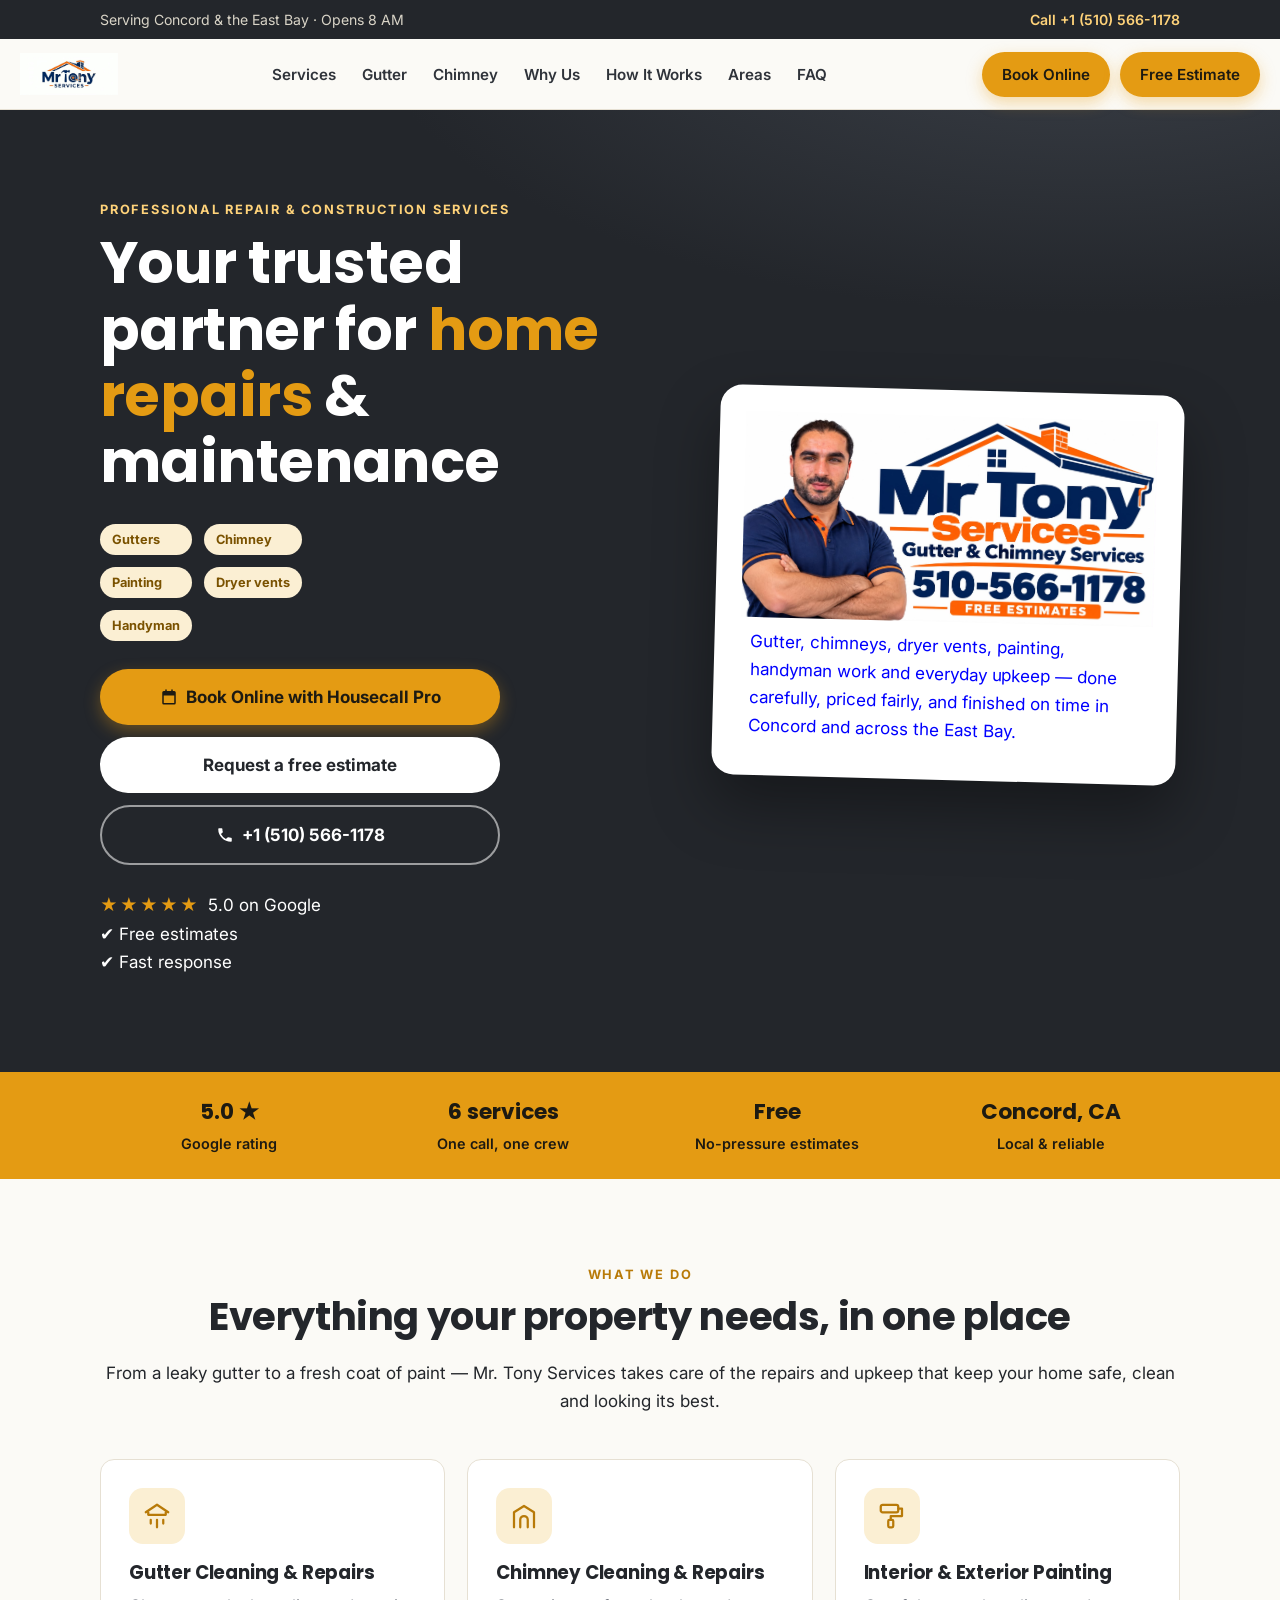
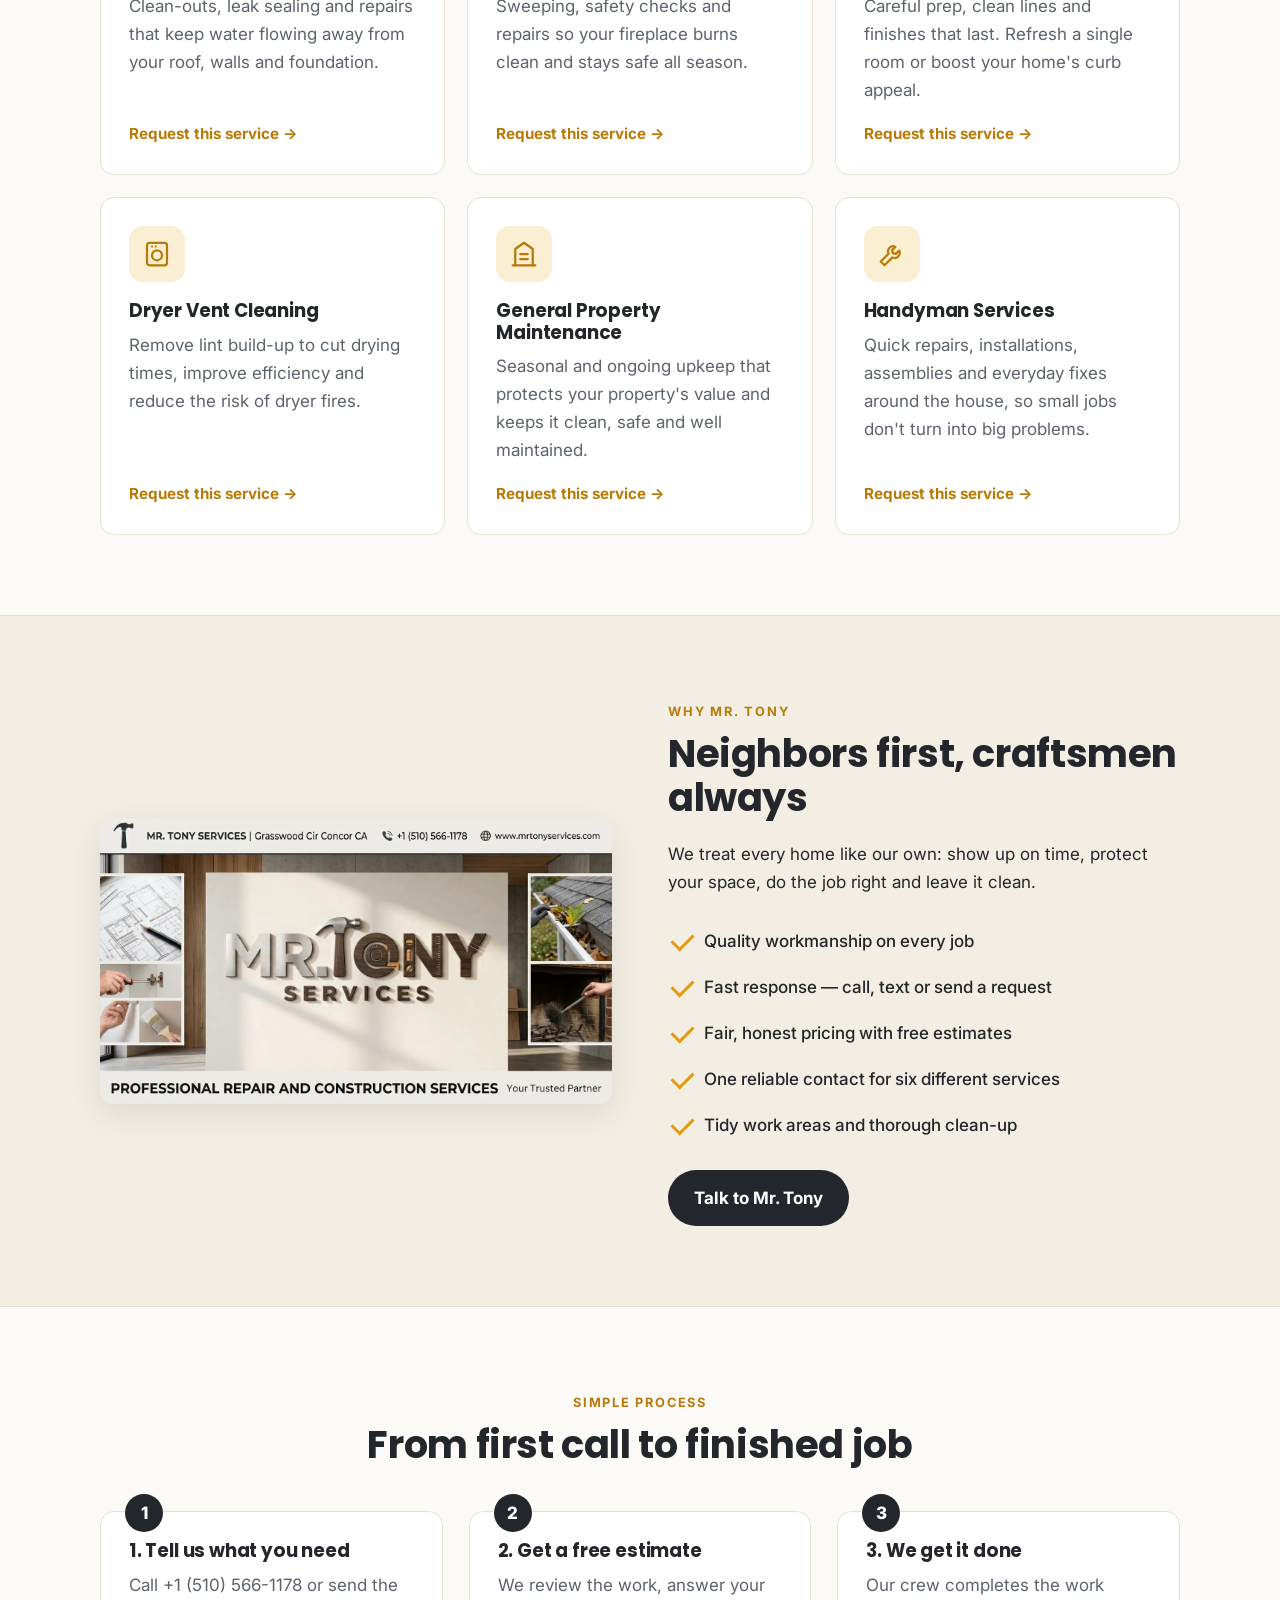
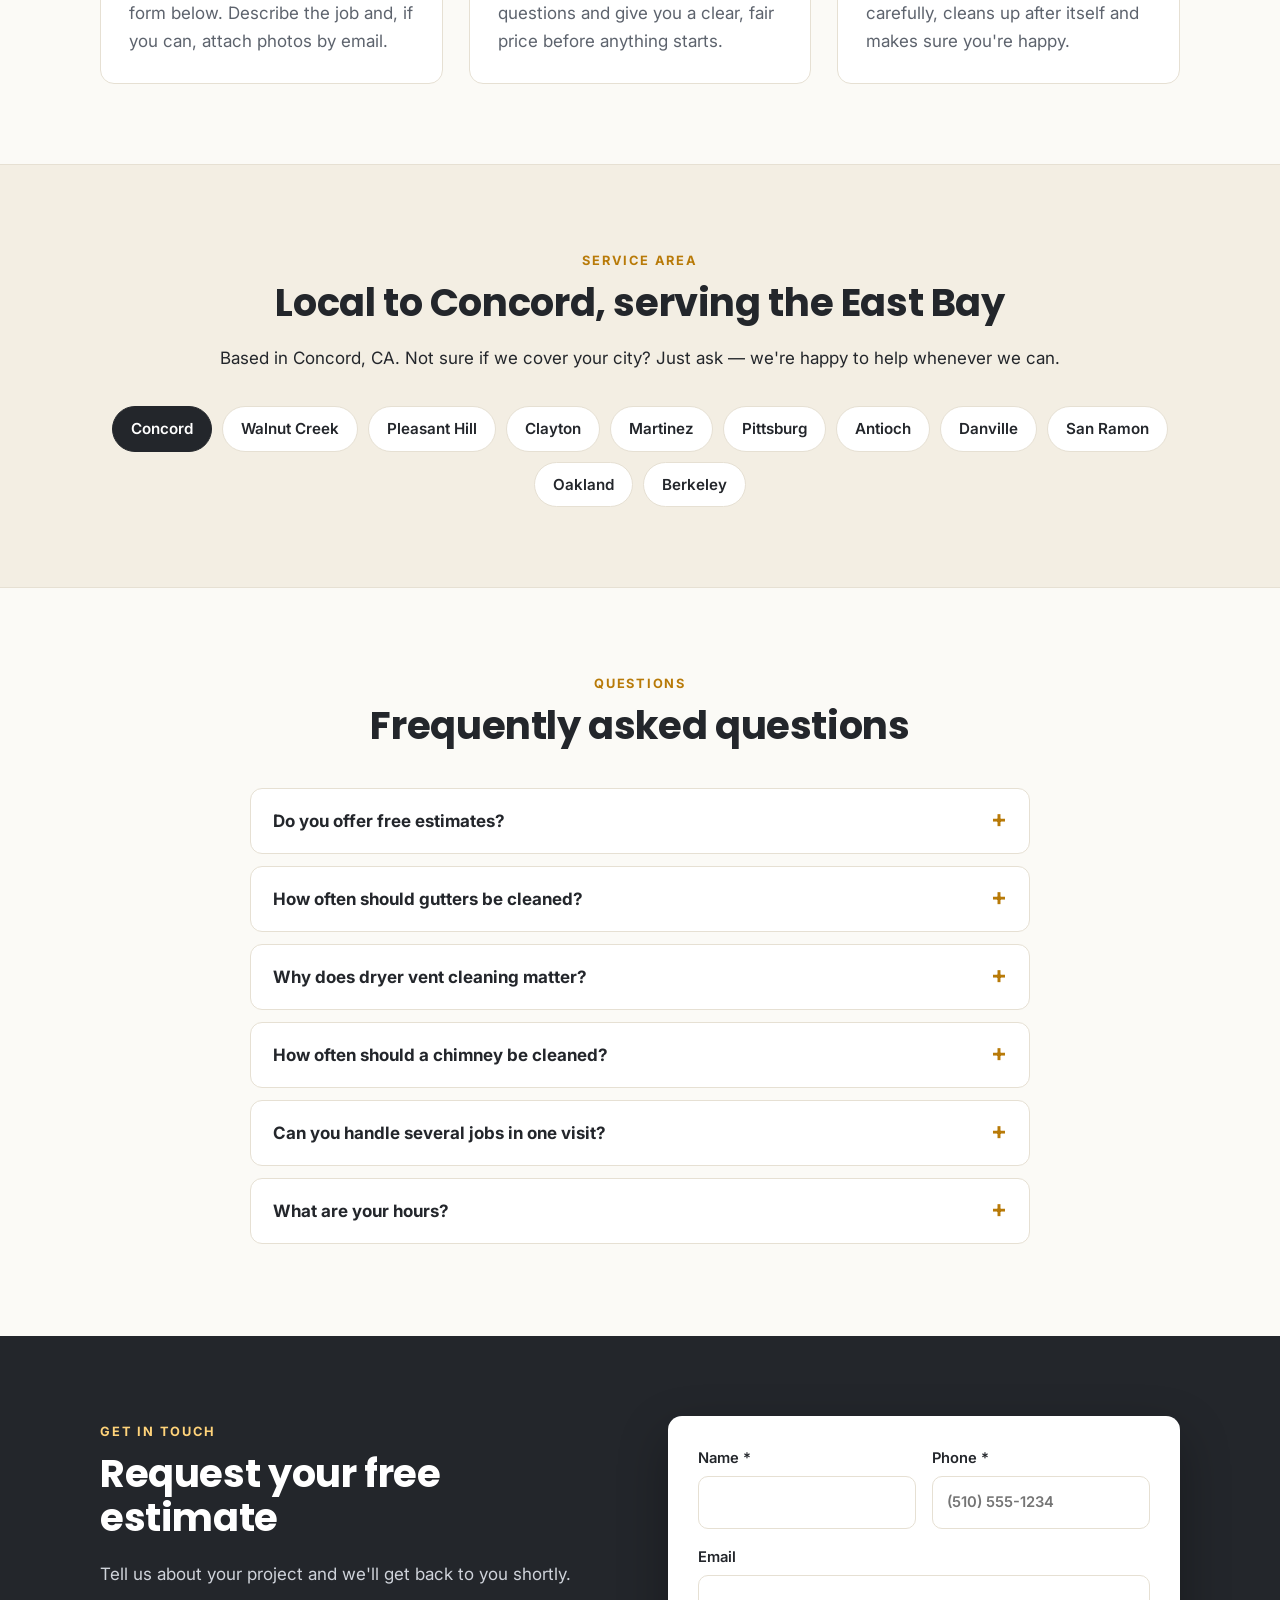
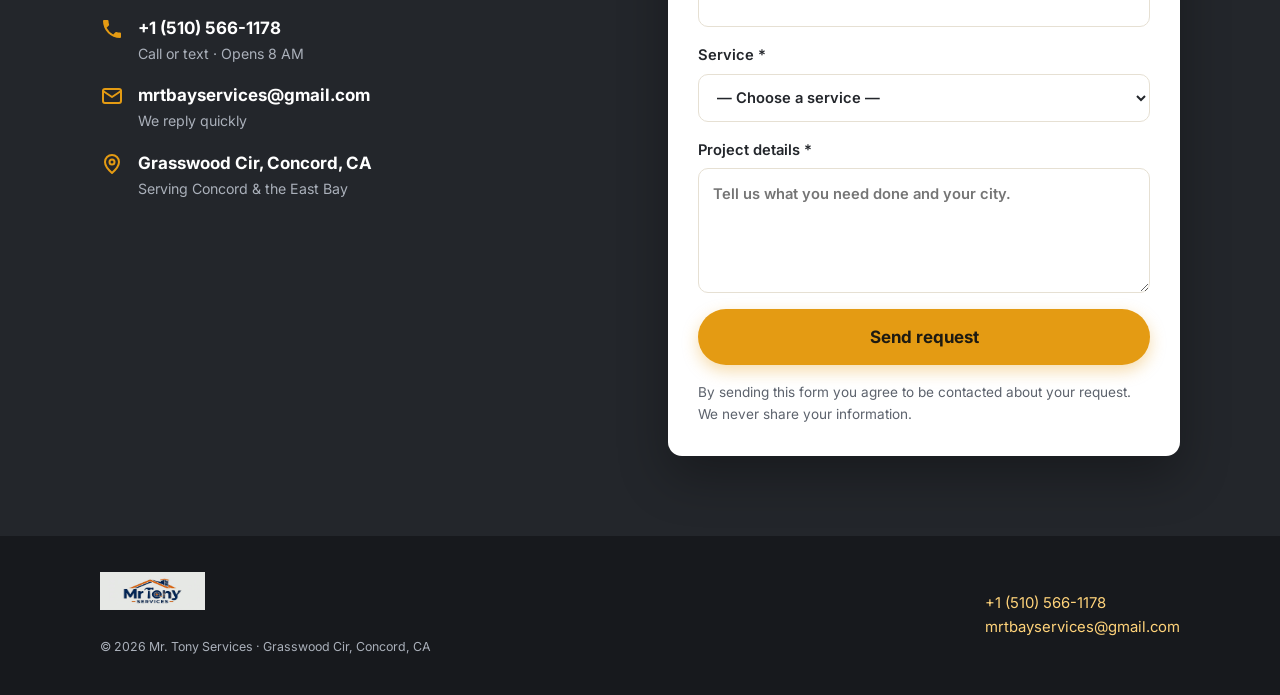
<file: index.html>
<!DOCTYPE html>
<html lang="en">
<head>
<meta charset="utf-8">
<meta name="viewport" content="width=device-width, initial-scale=1">
<title>Mr. Tony Services | Chimney &amp; Gutter Cleaning in Concord, CA</title>
<meta name="description" content="Mr. Tony Services in Concord, CA — handyman services, interior &amp; exterior painting, gutter cleaning &amp; repairs, dryer vent cleaning, chimney cleaning &amp; repairs, and general property maintenance. Free estimates. Call +1 (510) 566-1178.">
<link rel="canonical" href="https://mrtonyservices.com/">
<link rel="icon" type="image/png" href="images/favicon-dam.png">
<meta name="robots" content="index, follow, max-image-preview:large">
<meta name="theme-color" content="#23262b">
<meta property="og:type" content="website">
<meta property="og:title" content="Mr. Tony Services — Professional Repair &amp; Construction Services">
<meta property="og:description" content="Handyman, painting, gutters, dryer vents, chimneys and property maintenance in Concord &amp; the East Bay. Free estimates.">
<meta property="og:image" content="https://mrtonyservices.com/images/banner.webp">
<meta property="og:url" content="https://mrtonyservices.com/">
<meta property="og:site_name" content="Mr. Tony Services">
<meta property="og:locale" content="en_US">
<meta property="og:image:alt" content="Mr. Tony Services — professional repair and construction services in Concord, CA">
<meta name="twitter:card" content="summary_large_image">
<meta name="twitter:title" content="Mr. Tony Services — Home Repairs &amp; Maintenance in Concord, CA">
<meta name="twitter:image" content="https://mrtonyservices.com/images/banner.webp">
<link rel="preconnect" href="https://fonts.googleapis.com">
<link rel="preconnect" href="https://fonts.gstatic.com" crossorigin>
<link href="https://fonts.googleapis.com/css2?family=Inter:wght@400;500;600;700&family=Poppins:wght@600;700;800&display=swap" rel="stylesheet">
<link rel="alternate" type="text/markdown" href="/markdown/gutter.md">
<link rel="alternate" type="text/markdown" href="/markdown/chimney.md">
<link rel="stylesheet" href="css/style.css">
<script type="application/ld+json">
{
  "@context": "https://schema.org",
  "@type": "HomeAndConstructionBusiness",
  "@id": "https://mrtonyservices.com/#business",
  "name": "Mr. Tony Services",
  "url": "https://mrtonyservices.com/",
  "image": "https://mrtonyservices.com/images/banner.webp",
  "logo": "https://mrtonyservices.com/images/logo.webp",
  "description": "Handyman, interior and exterior painting, gutter cleaning and repairs, dryer vent cleaning, chimney cleaning and repairs, and general property maintenance in Concord, CA and the East Bay.",
  "telephone": "+1-510-566-1178",
  "email": "mrtbayservices@gmail.com",
  "priceRange": "Free estimates",
  "address": {"@type":"PostalAddress","streetAddress":"Grasswood Cir","addressLocality":"Concord","addressRegion":"CA","addressCountry":"US"},
  "areaServed": [
    {"@type":"City","name":"Concord"},{"@type":"City","name":"Walnut Creek"},{"@type":"City","name":"Pleasant Hill"},
    {"@type":"City","name":"Clayton"},{"@type":"City","name":"Martinez"},{"@type":"City","name":"Pittsburg"},
    {"@type":"City","name":"Antioch"},{"@type":"City","name":"Danville"},{"@type":"City","name":"San Ramon"},
    {"@type":"City","name":"Oakland"},{"@type":"City","name":"Berkeley"}
  ],
  "hasOfferCatalog": {
    "@type": "OfferCatalog",
    "name": "Services",
    "itemListElement": [
      {"@type":"Offer","itemOffered":{"@type":"Service","name":"Handyman Services"}},
      {"@type":"Offer","itemOffered":{"@type":"Service","name":"Interior & Exterior Painting"}},
      {"@type":"Offer","itemOffered":{"@type":"Service","name":"Gutter Cleaning & Repairs"}},
      {"@type":"Offer","itemOffered":{"@type":"Service","name":"Dryer Vent Cleaning"}},
      {"@type":"Offer","itemOffered":{"@type":"Service","name":"Chimney Cleaning & Repairs"}},
      {"@type":"Offer","itemOffered":{"@type":"Service","name":"General Property Maintenance"}}
    ]
  }
}
</script>
<script type="application/ld+json">
{
  "@context": "https://schema.org",
  "@type": "FAQPage",
  "mainEntity": [
    {"@type":"Question","name":"Do you offer free estimates?","acceptedAnswer":{"@type":"Answer","text":"Yes. Estimates are free and come with no pressure. Call or send a request and we'll get back to you promptly."}},
    {"@type":"Question","name":"How often should gutters be cleaned?","acceptedAnswer":{"@type":"Answer","text":"Most homes benefit from a cleaning at least twice a year — typically late fall and spring. Homes near many trees may need it more often."}},
    {"@type":"Question","name":"Why does dryer vent cleaning matter?","acceptedAnswer":{"@type":"Answer","text":"Lint trapped in the vent makes your dryer work harder, lengthens drying times and is a common cause of house fires. A regular cleaning keeps it efficient and safer."}},
    {"@type":"Question","name":"How often should a chimney be cleaned?","acceptedAnswer":{"@type":"Answer","text":"If you use your fireplace regularly, an annual cleaning and safety check is a good rule of thumb. We can also repair damage we find along the way."}},
    {"@type":"Question","name":"Can you handle several jobs in one visit?","acceptedAnswer":{"@type":"Answer","text":"Absolutely. That's the benefit of one team for six services — for example, gutters, painting touch-ups and small repairs in a single visit."}},
    {"@type":"Question","name":"What are your hours?","acceptedAnswer":{"@type":"Answer","text":"We open at 8 AM. Call or text any time and we'll respond as soon as we're available."}}
  ]
}
</script>
<!-- Google tag (gtag.js) -->
<script async src="https://www.googletagmanager.com/gtag/js?id=G-68P25SF2Y1"></script>
<script>
  window.dataLayer = window.dataLayer || [];
  function gtag(){dataLayer.push(arguments);}
  gtag('js', new Date());

  gtag('config', 'G-68P25SF2Y1');
</script>
</head>
<body>

<div id="site-header"></div>
<main id="top">

<!-- HERO -->
<section class="hero"><div class="wrap">
  <div>
    <span class="eyebrow" style="color:#ffd37a">Professional repair &amp; construction services</span>
    <h1>Your trusted partner for <span>home repairs</span> &amp; maintenance</h1>
      <div class="tags">
        <a class="tag" href="/gutter/">Gutters</a>
        <a class="tag" href="/chimney/">Chimney</a>
        <span class="tag">Painting</span>
        <span class="tag">Dryer vents</span>
        <span class="tag">Handyman</span>
      </div>
    <div class="cta">
      <div class="btns">
        <a class="book-online btn" target="_blank" href="https://book.housecallpro.com/book/Mr-Tony-services/86409e274b2e4090aeaadeff83b5ecfa?v2=true">
          <svg viewBox="0 0 24 24" fill="currentColor"><path d="M7 2h2v2h6V2h2v2h2a2 2 0 0 1 2 2v14a2 2 0 0 1-2 2H5a2 2 0 0 1-2-2V6a2 2 0 0 1 2-2h2V2zm12 8H5v10h14V10z"/></svg>
          Book Online with Housecall Pro</a>
      </div>
        <a class="btn light" href="#contact">Request a free estimate</a>
        <a class="btn ghost" href="tel:+15105661178">
        <svg viewBox="0 0 24 24" fill="currentColor"><path d="M6.6 10.8a15.1 15.1 0 0 0 6.6 6.6l2.2-2.2a1 1 0 0 1 1-.25 11.4 11.4 0 0 0 3.6.57 1 1 0 0 1 1 1V20a1 1 0 0 1-1 1A17 17 0 0 1 3 4a1 1 0 0 1 1-1h3.5a1 1 0 0 1 1 1c0 1.25.2 2.45.57 3.58a1 1 0 0 1-.25 1z"/></svg>
        +1 (510) 566-1178
      </a>
    </div>
    <div class="badges">
      <div><span class="stars">★★★★★</span> 5.0 on Google</div>
      <div>✔ Free estimates</div>
      <div>✔ Fast response</div>
    </div>
  </div>
  <div class="hero-card">
    <img src="images/logoT.jpeg" alt="Mr. Tony Services — hammer, tape measure, level and paintbrush logo" width="928" height="337" fetchpriority="high" decoding="async">
        <p class="lead"> Gutter, chimneys, dryer vents, painting, handyman work and everyday upkeep — done carefully, priced fairly, and finished on time in Concord and across the East Bay.</p>
  </div>
</div></section>

<div class="strip"><div class="wrap">
  <div><b>5.0 ★</b><span>Google rating</span></div>
  <div><b>6 services</b><span>One call, one crew</span></div>
  <div><b>Free</b><span>No-pressure estimates</span></div>
  <div><b>Concord, CA</b><span>Local &amp; reliable</span></div>
</div></div>

<!-- SERVICES -->
<section id="services"><div class="wrap">
  <div class="center reveal">
    <span class="eyebrow">What we do</span>
    <h2>Everything your property needs, in one place</h2>
    <p class="lead">From a leaky gutter to a fresh coat of paint — Mr. Tony Services takes care of the repairs and upkeep that keep your home safe, clean and looking its best.</p>
  </div>
  <div class="grid">
    <article class="card reveal">
      <div class="icon"><svg viewBox="0 0 24 24" fill="none" stroke="currentColor" stroke-width="1.8" stroke-linecap="round" stroke-linejoin="round"><path d="M3 9l9-6 9 6"/><path d="M5 9v2h14V9"/><path d="M7 15v3M12 15v6M17 15v3"/></svg></div>
      <h3>Gutter Cleaning &amp; Repairs</h3>
      <p>Clean-outs, leak sealing and repairs that keep water flowing away from your roof, walls and foundation.</p>
      <a class="more" href="/gutter/" data-service="Gutter Cleaning & Repairs">Request this service →</a>
    </article>
    <article class="card reveal">
      <div class="icon"><svg viewBox="0 0 24 24" fill="none" stroke="currentColor" stroke-width="1.8" stroke-linecap="round" stroke-linejoin="round"><path d="M4 21V9l8-5 8 5v12"/><path d="M9 21v-6a3 3 0 0 1 6 0v6"/></svg></div>
      <h3>Chimney Cleaning &amp; Repairs</h3>
      <p>Sweeping, safety checks and repairs so your fireplace burns clean and stays safe all season.</p>
      <a class="more" href="/chimney/" data-service="Chimney Cleaning & Repairs">Request this service →</a>
    </article>
    <article class="card reveal">
      <div class="icon"><svg viewBox="0 0 24 24" fill="none" stroke="currentColor" stroke-width="1.8" stroke-linecap="round" stroke-linejoin="round"><rect x="3" y="3" width="14" height="6" rx="1.5"/><path d="M17 6h3v6h-9v3"/><rect x="9" y="15" width="4" height="6" rx="1"/></svg></div>
      <h3>Interior &amp; Exterior Painting</h3>
      <p>Careful prep, clean lines and finishes that last. Refresh a single room or boost your home's curb appeal.</p>
      <a class="more" href="#contact" data-service="Interior & Exterior Painting">Request this service →</a>
    </article>
    <article class="card reveal">
      <div class="icon"><svg viewBox="0 0 24 24" fill="none" stroke="currentColor" stroke-width="1.8" stroke-linecap="round" stroke-linejoin="round"><rect x="4" y="3" width="16" height="18" rx="2"/><circle cx="12" cy="13" r="4"/><path d="M8 6h.01M11 6h.01"/></svg></div>
      <h3>Dryer Vent Cleaning</h3>
      <p>Remove lint build-up to cut drying times, improve efficiency and reduce the risk of dryer fires.</p>
      <a class="more" href="#contact" data-service="Dryer Vent Cleaning">Request this service →</a>
    </article>
    <article class="card reveal">
      <div class="icon"><svg viewBox="0 0 24 24" fill="none" stroke="currentColor" stroke-width="1.8" stroke-linecap="round" stroke-linejoin="round"><path d="M3 21h18"/><path d="M5 21V8l7-5 7 5v13"/><path d="M9 12h6M9 16h6"/></svg></div>
      <h3>General Property Maintenance</h3>
      <p>Seasonal and ongoing upkeep that protects your property's value and keeps it clean, safe and well maintained.</p>
      <a class="more" href="#contact" data-service="General Property Maintenance">Request this service →</a>
    </article>
        <article class="card reveal">
      <div class="icon"><svg viewBox="0 0 24 24" fill="none" stroke="currentColor" stroke-width="1.8" stroke-linecap="round" stroke-linejoin="round"><path d="M14.7 6.3a4 4 0 0 0-5.4 5.4L3 18l3 3 6.3-6.3a4 4 0 0 0 5.4-5.4l-2.6 2.6-2.4-.6-.6-2.4z"/></svg></div>
      <h3>Handyman Services</h3>
      <p>Quick repairs, installations, assemblies and everyday fixes around the house, so small jobs don't turn into big problems.</p>
      <a class="more" href="#contact" data-service="Handyman Services">Request this service →</a>
    </article>
  </div>
</div></section>

<!-- WHY US -->
<section id="why" class="band"><div class="wrap split">
  <img class="banner-img reveal" src="images/banner.webp" alt="Mr. Tony Services — professional repair and construction services" width="1376" height="768" loading="lazy">
  <div class="reveal">
    <span class="eyebrow">Why Mr. Tony</span>
    <h2>Neighbors first, craftsmen always</h2>
    <p class="lead">We treat every home like our own: show up on time, protect your space, do the job right and leave it clean.</p>
    <ul class="check">
      <li>Quality workmanship on every job</li>
      <li>Fast response — call, text or send a request</li>
      <li>Fair, honest pricing with free estimates</li>
      <li>One reliable contact for six different services</li>
      <li>Tidy work areas and thorough clean-up</li>
    </ul>
    <a class="btn dark" href="#contact">Talk to Mr. Tony</a>
  </div>
</div></section>

<!-- PROCESS -->
<section id="process"><div class="wrap">
  <div class="center reveal">
    <span class="eyebrow">Simple process</span>
    <h2>From first call to finished job</h2>
  </div>
  <div class="steps">
    <div class="step reveal"><h3>1. Tell us what you need</h3><p>Call +1 (510) 566-1178 or send the form below. Describe the job and, if you can, attach photos by email.</p></div>
    <div class="step reveal"><h3>2. Get a free estimate</h3><p>We review the work, answer your questions and give you a clear, fair price before anything starts.</p></div>
    <div class="step reveal"><h3>3. We get it done</h3><p>Our crew completes the work carefully, cleans up after itself and makes sure you're happy.</p></div>
  </div>
</div></section>

<!-- AREAS -->
<section id="areas" class="band"><div class="wrap">
  <div class="center reveal">
    <span class="eyebrow">Service area</span>
    <h2>Local to Concord, serving the East Bay</h2>
    <p class="lead">Based in Concord, CA. Not sure if we cover your city? Just ask — we're happy to help whenever we can.</p>
  </div>
  <div class="areas reveal">
    <span class="home">Concord</span><span>Walnut Creek</span><span>Pleasant Hill</span><span>Clayton</span><span>Martinez</span><span>Pittsburg</span><span>Antioch</span><span>Danville</span><span>San Ramon</span><span>Oakland</span><span>Berkeley</span>
  </div>
</div></section>

<!-- FAQ -->
<section id="faq"><div class="wrap">
  <div class="center reveal">
    <span class="eyebrow">Questions</span>
    <h2>Frequently asked questions</h2>
  </div>
  <div class="faq reveal">
    <details><summary>Do you offer free estimates?</summary><p>Yes. Estimates are free and come with no pressure. Call or send a request and we'll get back to you promptly.</p></details>
    <details><summary>How often should gutters be cleaned?</summary><p>Most homes benefit from a cleaning at least twice a year — typically late fall and spring. Homes near many trees may need it more often.</p></details>
    <details><summary>Why does dryer vent cleaning matter?</summary><p>Lint trapped in the vent makes your dryer work harder, lengthens drying times and is a common cause of house fires. A regular cleaning keeps it efficient and safer.</p></details>
    <details><summary>How often should a chimney be cleaned?</summary><p>If you use your fireplace regularly, an annual cleaning and safety check is a good rule of thumb. We can also repair damage we find along the way.</p></details>
    <details><summary>Can you handle several jobs in one visit?</summary><p>Absolutely. That's the benefit of one team for six services — for example, gutters, painting touch-ups and small repairs in a single visit.</p></details>
    <details><summary>What are your hours?</summary><p>We open at 8 AM. Call or text any time and we'll respond as soon as we're available.</p></details>
  </div>
</div></section>

<!-- CONTACT -->
<section id="contact" class="contact"><div class="wrap split">
  <div>
    <span class="eyebrow" style="color:#ffd37a">Get in touch</span>
    <h2>Request your free estimate</h2>
    <p class="lead">Tell us about your project and we'll get back to you shortly.</p>
    <ul class="info">
      <li>
        <svg viewBox="0 0 24 24" fill="currentColor"><path d="M6.6 10.8a15.1 15.1 0 0 0 6.6 6.6l2.2-2.2a1 1 0 0 1 1-.25 11.4 11.4 0 0 0 3.6.57 1 1 0 0 1 1 1V20a1 1 0 0 1-1 1A17 17 0 0 1 3 4a1 1 0 0 1 1-1h3.5a1 1 0 0 1 1 1c0 1.25.2 2.45.57 3.58a1 1 0 0 1-.25 1z"/></svg>
        <div><a href="tel:+15105661178">+1 (510) 566-1178</a><small>Call or text · Opens 8 AM</small></div>
      </li>
      <li>
        <svg viewBox="0 0 24 24" fill="none" stroke="currentColor" stroke-width="2" stroke-linecap="round" stroke-linejoin="round"><rect x="3" y="5" width="18" height="14" rx="2"/><path d="m3 7 9 6 9-6"/></svg>
        <div><a href="mailto:mrtbayservices@gmail.com">mrtbayservices@gmail.com</a><small>We reply quickly</small></div>
      </li>
      <li>
        <svg viewBox="0 0 24 24" fill="none" stroke="currentColor" stroke-width="2" stroke-linecap="round" stroke-linejoin="round"><path d="M12 21s7-6.2 7-11a7 7 0 1 0-14 0c0 4.8 7 11 7 11z"/><circle cx="12" cy="10" r="2.5"/></svg>
        <div><b>Grasswood Cir, Concord, CA</b><small>Serving Concord &amp; the East Bay</small></div>
      </li>
    </ul>
  </div>

  <form id="estimate" name="estimate" method="POST" action="/" data-netlify="true" netlify-honeypot="company" novalidate>
    <input type="hidden" name="form-name" value="estimate">
    <p class="hp"><label>Don't fill this out <input name="company" tabindex="-1" autocomplete="off"></label></p>
    <div class="row">
      <label>Name *<input name="name" required autocomplete="name"></label>
      <label>Phone *<input name="phone" type="tel" required autocomplete="tel"></label>
    </div>
    <label>Email<input name="email" type="email" autocomplete="email"></label>
    <label>Service *
      <select name="service" id="service" required>
        <option value="">— Choose a service —</option>
        <option>Gutter Cleaning &amp; Repairs</option>
        <option>Dryer Vent Cleaning</option>
        <option>Interior &amp; Exterior Painting</option>
        <option>Handyman Services</option>
        <option>Chimney Cleaning &amp; Repairs</option>
        <option>General Property Maintenance</option>
      </select>
    </label>
    <label>Project details *<textarea name="message" rows="4" required placeholder="Tell us what you need done and your city."></textarea></label>
    <button class="btn" type="submit">Send request</button>
    <div class="msg" id="msg" role="status" aria-live="polite"></div>
    <p class="note">By sending this form you agree to be contacted about your request. We never share your information.</p>
  </form>
</div></section>

</main>
<div id="site-footer"></div>

<script src="js/main.js" defer></script>
</body>
</html>
</file>
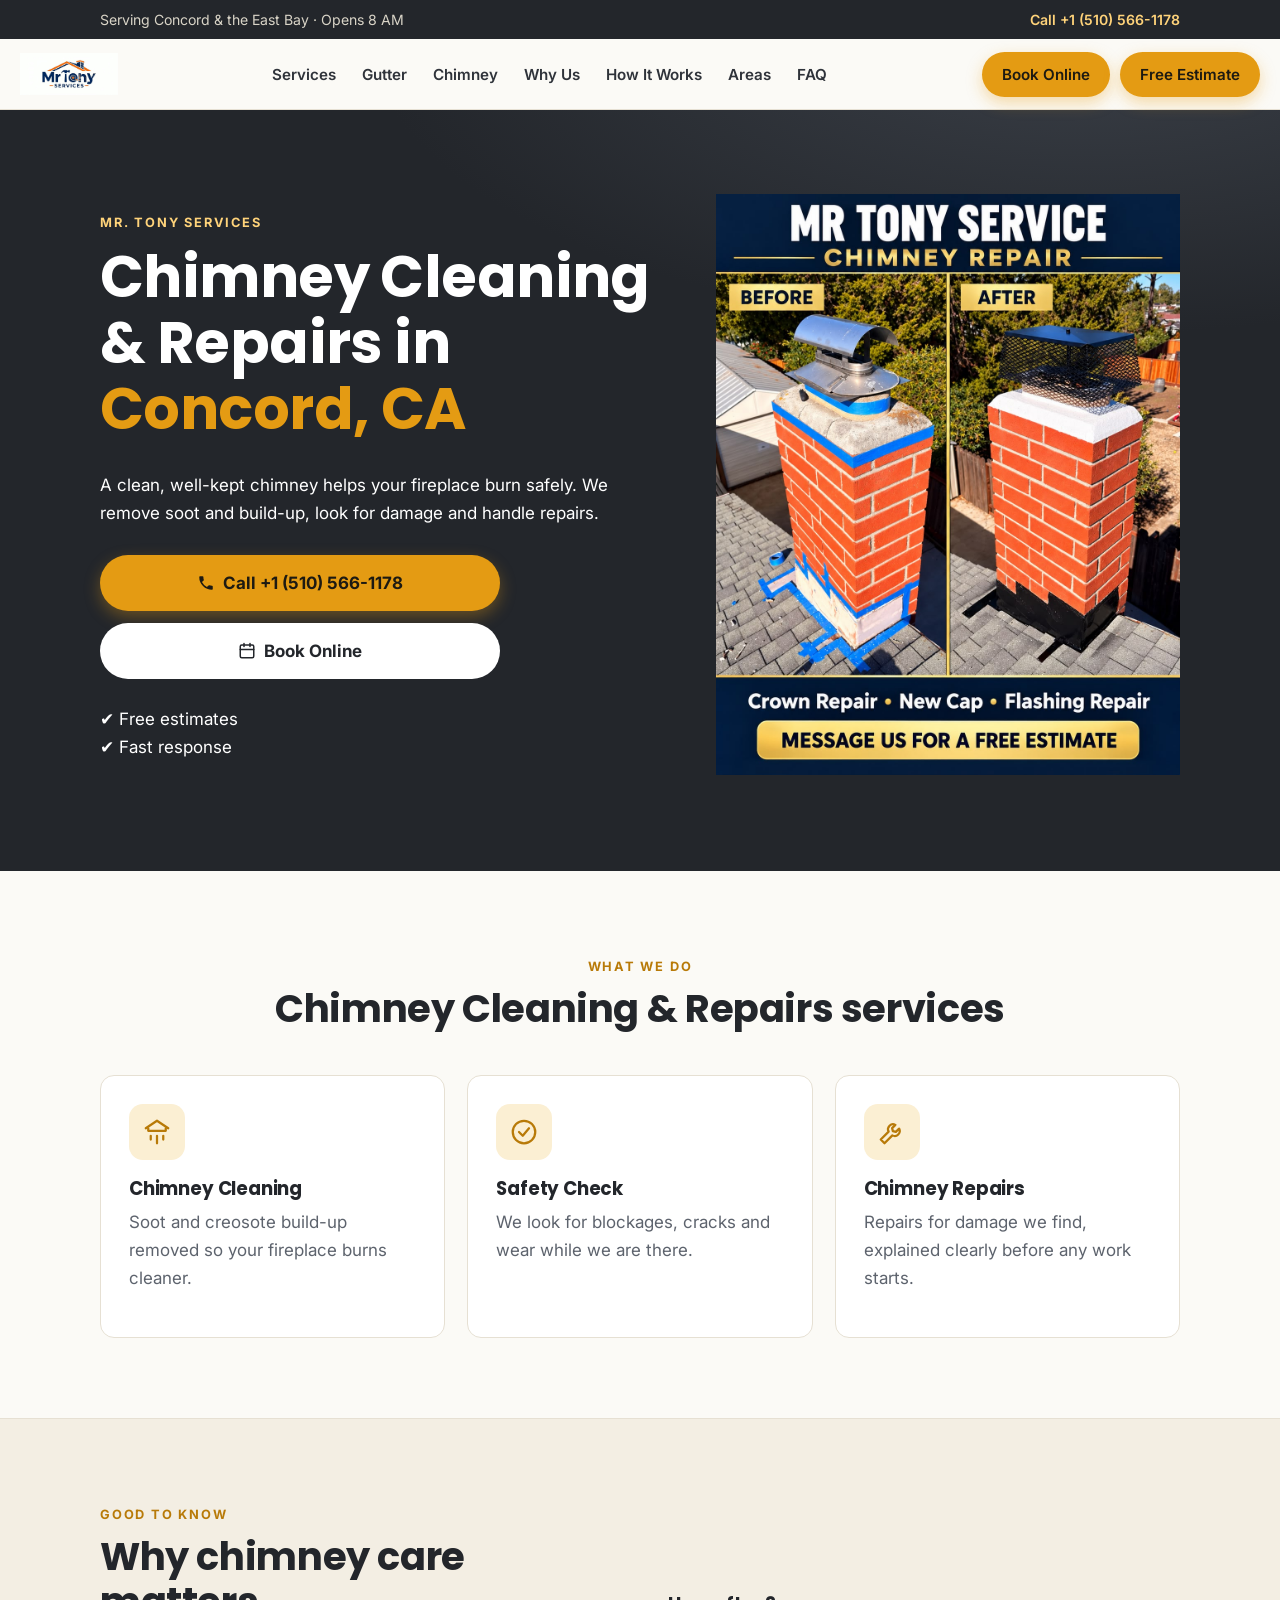
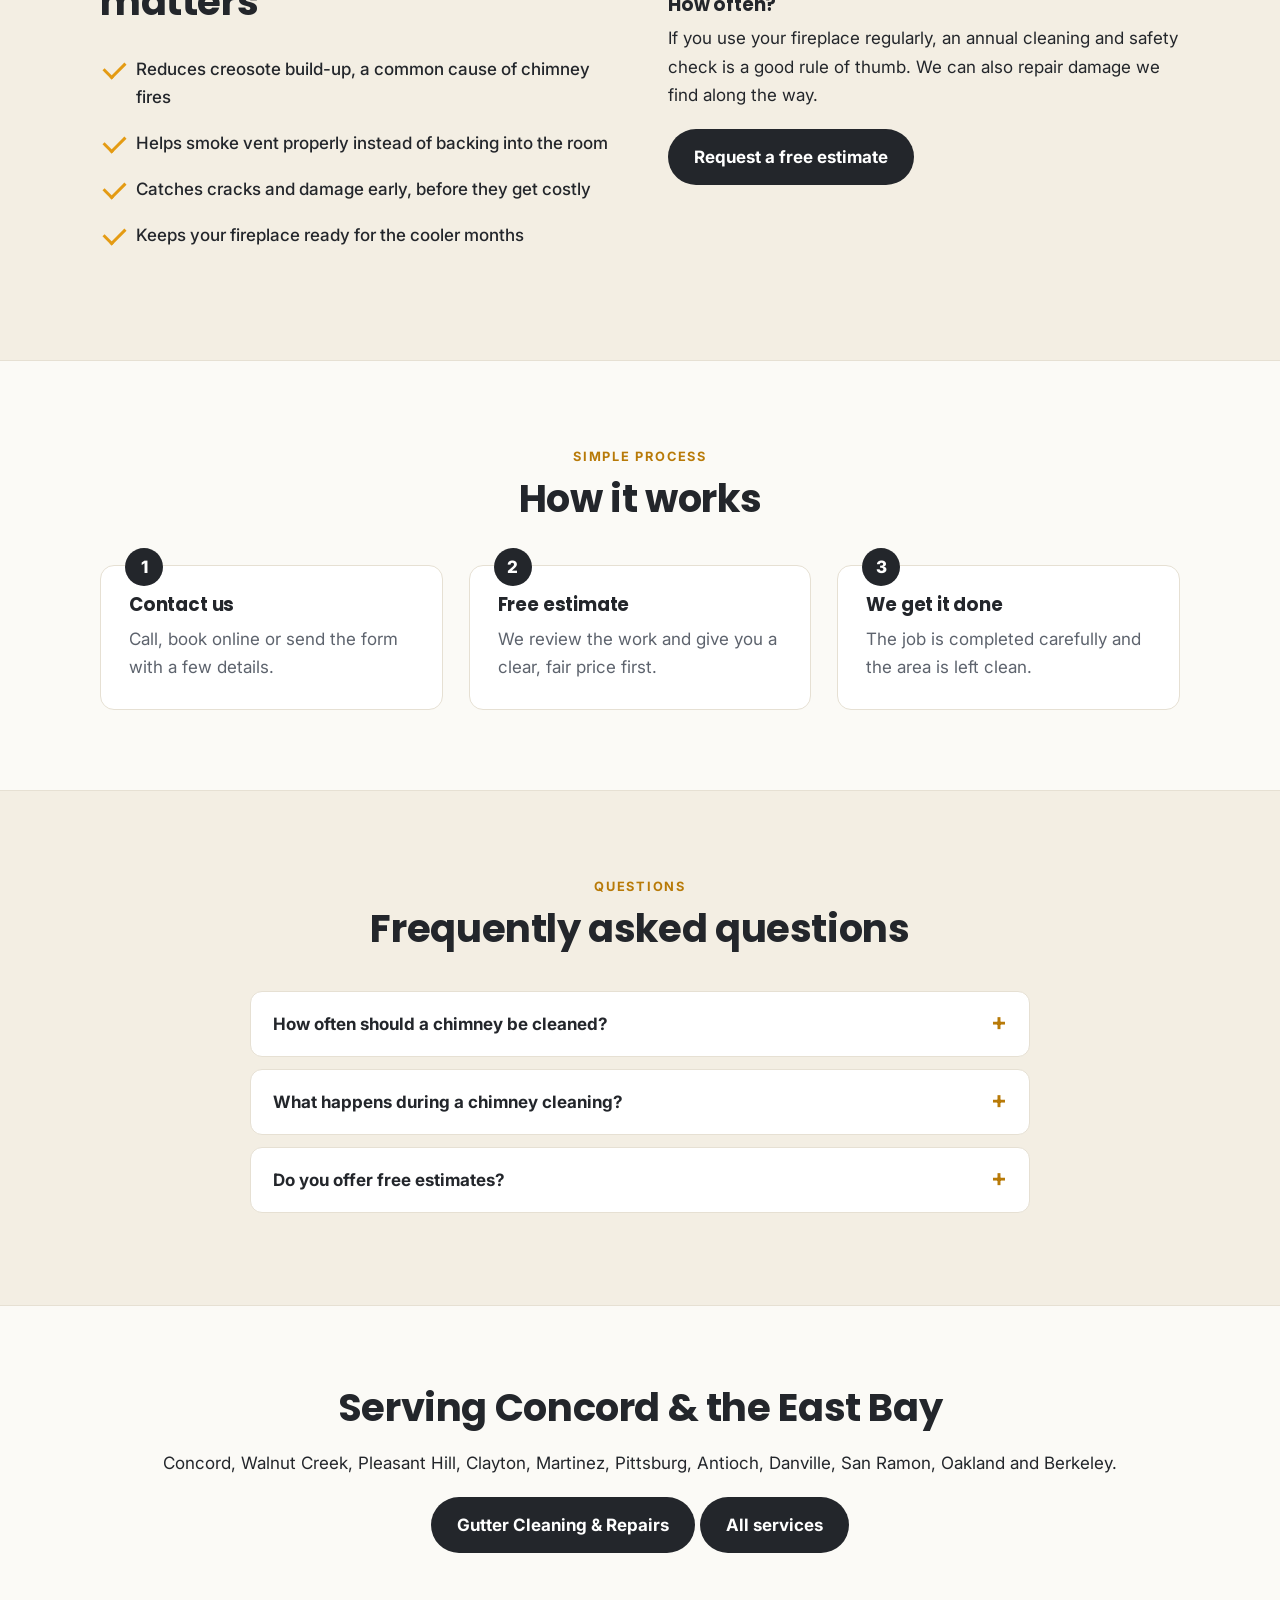
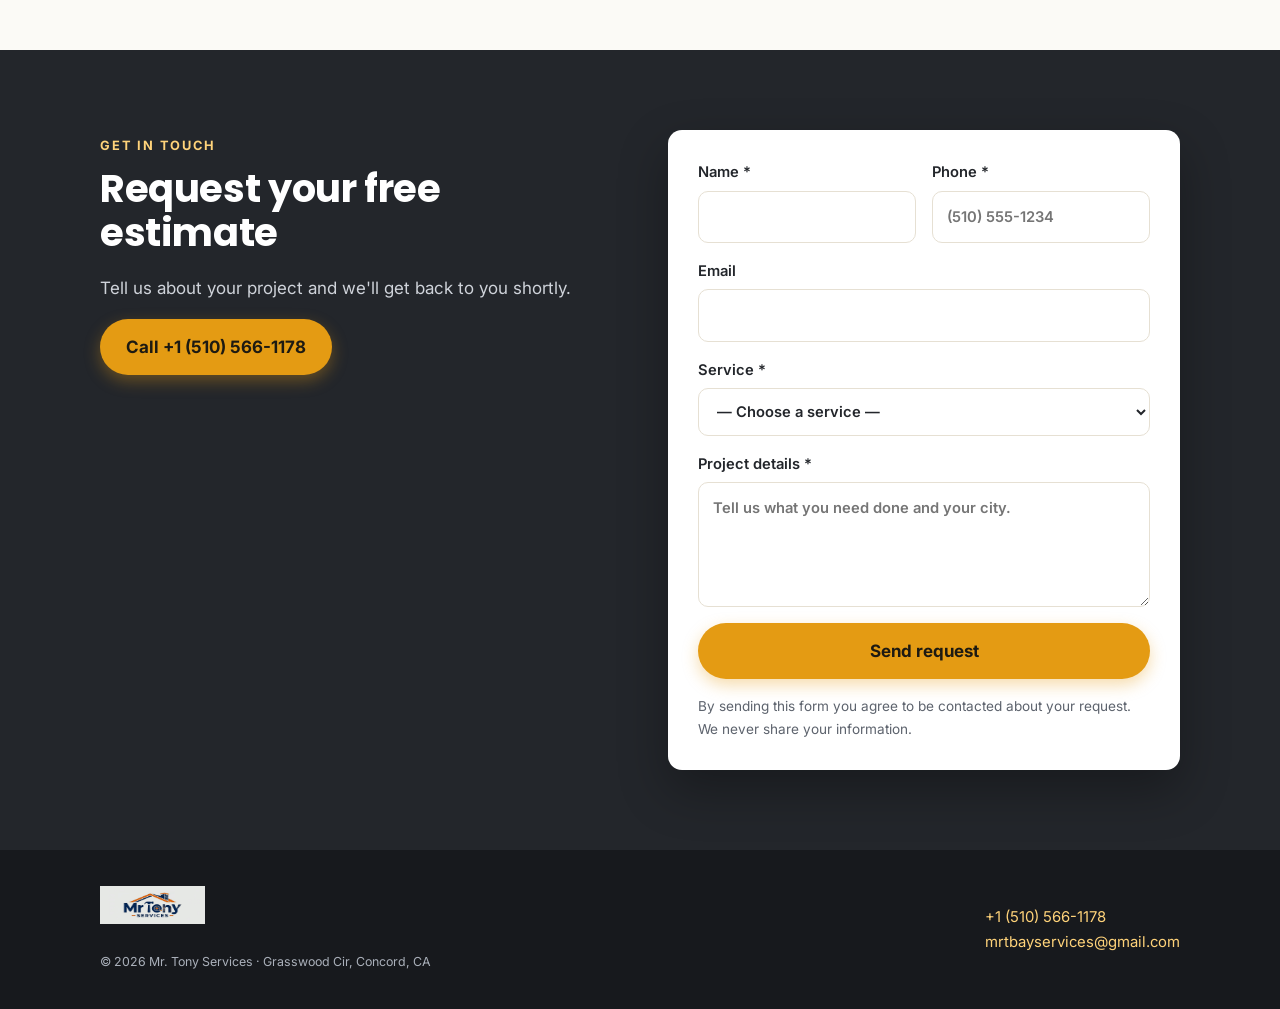
<file: chimney/index.html>
<!DOCTYPE html>
<html lang="en">
<head>
<meta charset="utf-8">
<meta name="viewport" content="width=device-width, initial-scale=1">
<title>Chimney Cleaning &amp; Repairs in Concord, CA | Mr. Tony Services</title>
<meta name="description" content="Chimney cleaning, safety checks and repairs in Concord and the East Bay. Free estimates. Call +1 (510) 566-1178.">
<link rel="canonical" href="https://mrtonyservices.com/chimney/">
<link rel="icon" type="image/png" href="/images/favicon2.jpeg">
<meta name="robots" content="index, follow, max-image-preview:large">
<meta name="theme-color" content="#23262b">
<meta property="og:type" content="website">
<meta property="og:title" content="Chimney Cleaning &amp; Repairs in Concord, CA | Mr. Tony Services">
<meta property="og:description" content="Chimney cleaning, safety checks and repairs in Concord and the East Bay. Free estimates. Call +1 (510) 566-1178.">
<meta property="og:image" content="https://mrtonyservices.com/images/banner.jpg">
<meta property="og:url" content="https://mrtonyservices.com/chimney/">
<link rel="preconnect" href="https://fonts.googleapis.com">
<link rel="preconnect" href="https://fonts.gstatic.com" crossorigin>
<link href="https://fonts.googleapis.com/css2?family=Inter:wght@400;500;600;700&family=Poppins:wght@600;700;800&display=swap" rel="stylesheet">
<link rel="stylesheet" href="/css/style.css">
<script type="application/ld+json">{"@context": "https://schema.org", "@type": "Service", "name": "Chimney Cleaning & Repairs", "serviceType": "Chimney Cleaning & Repairs", "url": "https://mrtonyservices.com/chimney/", "provider": {"@id": "https://mrtonyservices.com/#business"}, "areaServed": {"@type": "City", "name": "Concord"}, "description": "Chimney cleaning, safety checks and repairs in Concord and the East Bay. Free estimates. Call +1 (510) 566-1178."}</script>
<script type="application/ld+json">{"@context": "https://schema.org", "@type": "FAQPage", "mainEntity": [{"@type": "Question", "name": "How often should a chimney be cleaned?", "acceptedAnswer": {"@type": "Answer", "text": "If you use your fireplace regularly, an annual cleaning and safety check is a good rule of thumb. We can also repair damage we find along the way."}}, {"@type": "Question", "name": "What happens during a chimney cleaning?", "acceptedAnswer": {"@type": "Answer", "text": "We protect your floor, sweep the flue to remove soot and build-up, and check what we can reach for damage or blockages. We'll tell you about anything that needs repair."}}, {"@type": "Question", "name": "Do you offer free estimates?", "acceptedAnswer": {"@type": "Answer", "text": "Yes. Estimates are free and come with no pressure. Call or send a request and we'll get back to you promptly."}}]}</script>
<!-- Google tag (gtag.js) -->
<script async src="https://www.googletagmanager.com/gtag/js?id=G-68P25SF2Y1"></script>
<script>
  window.dataLayer = window.dataLayer || [];
  function gtag(){dataLayer.push(arguments);}
  gtag('js', new Date());
  gtag('config', 'G-68P25SF2Y1');
</script>
</head>
<body>
   <div id="site-header"></div>
<main id="top">
<section class="hero"><div class="wrap">
  <div>
    <span class="eyebrow" style="color:#ffd37a">Mr. Tony Services</span>
    <h1>Chimney Cleaning &amp; Repairs in <span>Concord, CA</span></h1>
    <p class="lead">A clean, well-kept chimney helps your fireplace burn safely. We remove soot and build-up, look for damage and handle repairs.</p>
    <div class="cta">
      <a class="btn" href="tel:+15105661178"><svg viewBox="0 0 24 24" fill="currentColor"><path d="M6.6 10.8a15.1 15.1 0 0 0 6.6 6.6l2.2-2.2a1 1 0 0 1 1-.25 11.4 11.4 0 0 0 3.6.57 1 1 0 0 1 1 1V20a1 1 0 0 1-1 1A17 17 0 0 1 3 4a1 1 0 0 1 1-1h3.5a1 1 0 0 1 1 1c0 1.25.2 2.45.57 3.58a1 1 0 0 1-.25 1z"/></svg> Call +1 (510) 566-1178</a>
      <a class="btn light" href="https://book.housecallpro.com/book/Mr-Tony-services/86409e274b2e4090aeaadeff83b5ecfa?v2=true" target="_blank" rel="noopener"><svg viewBox="0 0 24 24" fill="none" stroke="currentColor" stroke-width="2" stroke-linecap="round" stroke-linejoin="round"><rect x="3" y="4" width="18" height="17" rx="2"/><path d="M8 2v4M16 2v4M3 10h18"/></svg> Book Online</a>
    </div>
    <div class="badges"><div>✔ Free estimates</div><div>✔ Fast response</div></div>
  </div>
  <img src="/images/chimneyPage.jpeg" alt="before/after chimney cleaning" >
</div></section>

<section><div class="wrap">
  <div class="center reveal"><span class="eyebrow">What we do</span><h2>Chimney Cleaning &amp; Repairs services</h2></div>
  <div class="grid"><article class="card reveal"><div class="icon"><svg viewBox="0 0 24 24" fill="none" stroke="currentColor" stroke-width="1.8" stroke-linecap="round" stroke-linejoin="round"><path d="M3 9l9-6 9 6"/><path d="M5 9v2h14V9"/><path d="M7 15v3M12 15v6M17 15v3"/></svg></div><h3>Chimney Cleaning</h3><p>Soot and creosote build-up removed so your fireplace burns cleaner.</p></article><article class="card reveal"><div class="icon"><svg viewBox="0 0 24 24" fill="none" stroke="currentColor" stroke-width="1.8" stroke-linecap="round" stroke-linejoin="round"><circle cx="12" cy="12" r="9"/><path d="m8 12 3 3 5-6"/></svg></div><h3>Safety Check</h3><p>We look for blockages, cracks and wear while we are there.</p></article><article class="card reveal"><div class="icon"><svg viewBox="0 0 24 24" fill="none" stroke="currentColor" stroke-width="1.8" stroke-linecap="round" stroke-linejoin="round"><path d="M14.7 6.3a4 4 0 0 0-5.4 5.4L3 18l3 3 6.3-6.3a4 4 0 0 0 5.4-5.4l-2.6 2.6-2.4-.6-.6-2.4z"/></svg></div><h3>Chimney Repairs</h3><p>Repairs for damage we find, explained clearly before any work starts.</p></article></div>
</div></section>

<section class="band"><div class="wrap split">
  <div class="reveal">
    <span class="eyebrow">Good to know</span>
    <h2>Why chimney care matters</h2>
    <ul class="check"><li>Reduces creosote build-up, a common cause of chimney fires</li><li>Helps smoke vent properly instead of backing into the room</li><li>Catches cracks and damage early, before they get costly</li><li>Keeps your fireplace ready for the cooler months</li></ul>
  </div>
  <div class="reveal">
    <h3>How often?</h3>
    <p class="lead" style="margin-bottom:1.2em">If you use your fireplace regularly, an annual cleaning and safety check is a good rule of thumb. We can also repair damage we find along the way.</p>
    <a class="btn dark" href="#estimate">Request a free estimate</a>
  </div>
</div></section>

<section><div class="wrap">
  <div class="center reveal"><span class="eyebrow">Simple process</span><h2>How it works</h2></div>
  <div class="steps">
    <div class="step reveal"><h3>Contact us</h3><p>Call, book online or send the form with a few details.</p></div>
    <div class="step reveal"><h3>Free estimate</h3><p>We review the work and give you a clear, fair price first.</p></div>
    <div class="step reveal"><h3>We get it done</h3><p>The job is completed carefully and the area is left clean.</p></div>
  </div>
</div></section>

<section class="band" id="faq"><div class="wrap">
  <div class="center reveal"><span class="eyebrow">Questions</span><h2>Frequently asked questions</h2></div>
  <div class="faq reveal"><details><summary>How often should a chimney be cleaned?</summary><p>If you use your fireplace regularly, an annual cleaning and safety check is a good rule of thumb. We can also repair damage we find along the way.</p></details><details><summary>What happens during a chimney cleaning?</summary><p>We protect your floor, sweep the flue to remove soot and build-up, and check what we can reach for damage or blockages. We'll tell you about anything that needs repair.</p></details><details><summary>Do you offer free estimates?</summary><p>Yes. Estimates are free and come with no pressure. Call or send a request and we'll get back to you promptly.</p></details></div>
</div></section>

<section><div class="wrap center reveal">
  <h2>Serving Concord &amp; the East Bay</h2>
  <p class="lead">Concord, Walnut Creek, Pleasant Hill, Clayton, Martinez, Pittsburg, Antioch, Danville, San Ramon, Oakland and Berkeley.</p>
  <p style="margin-top:20px"><a class="btn dark" href="/gutter/">Gutter Cleaning &amp; Repairs</a> <a class="btn dark" href="/#services">All services</a></p>
</div></section>
</main>

   <div id="site-footer"></div>
   <script src="/js/main.js" defer></script>
</body>
</html>
</file>
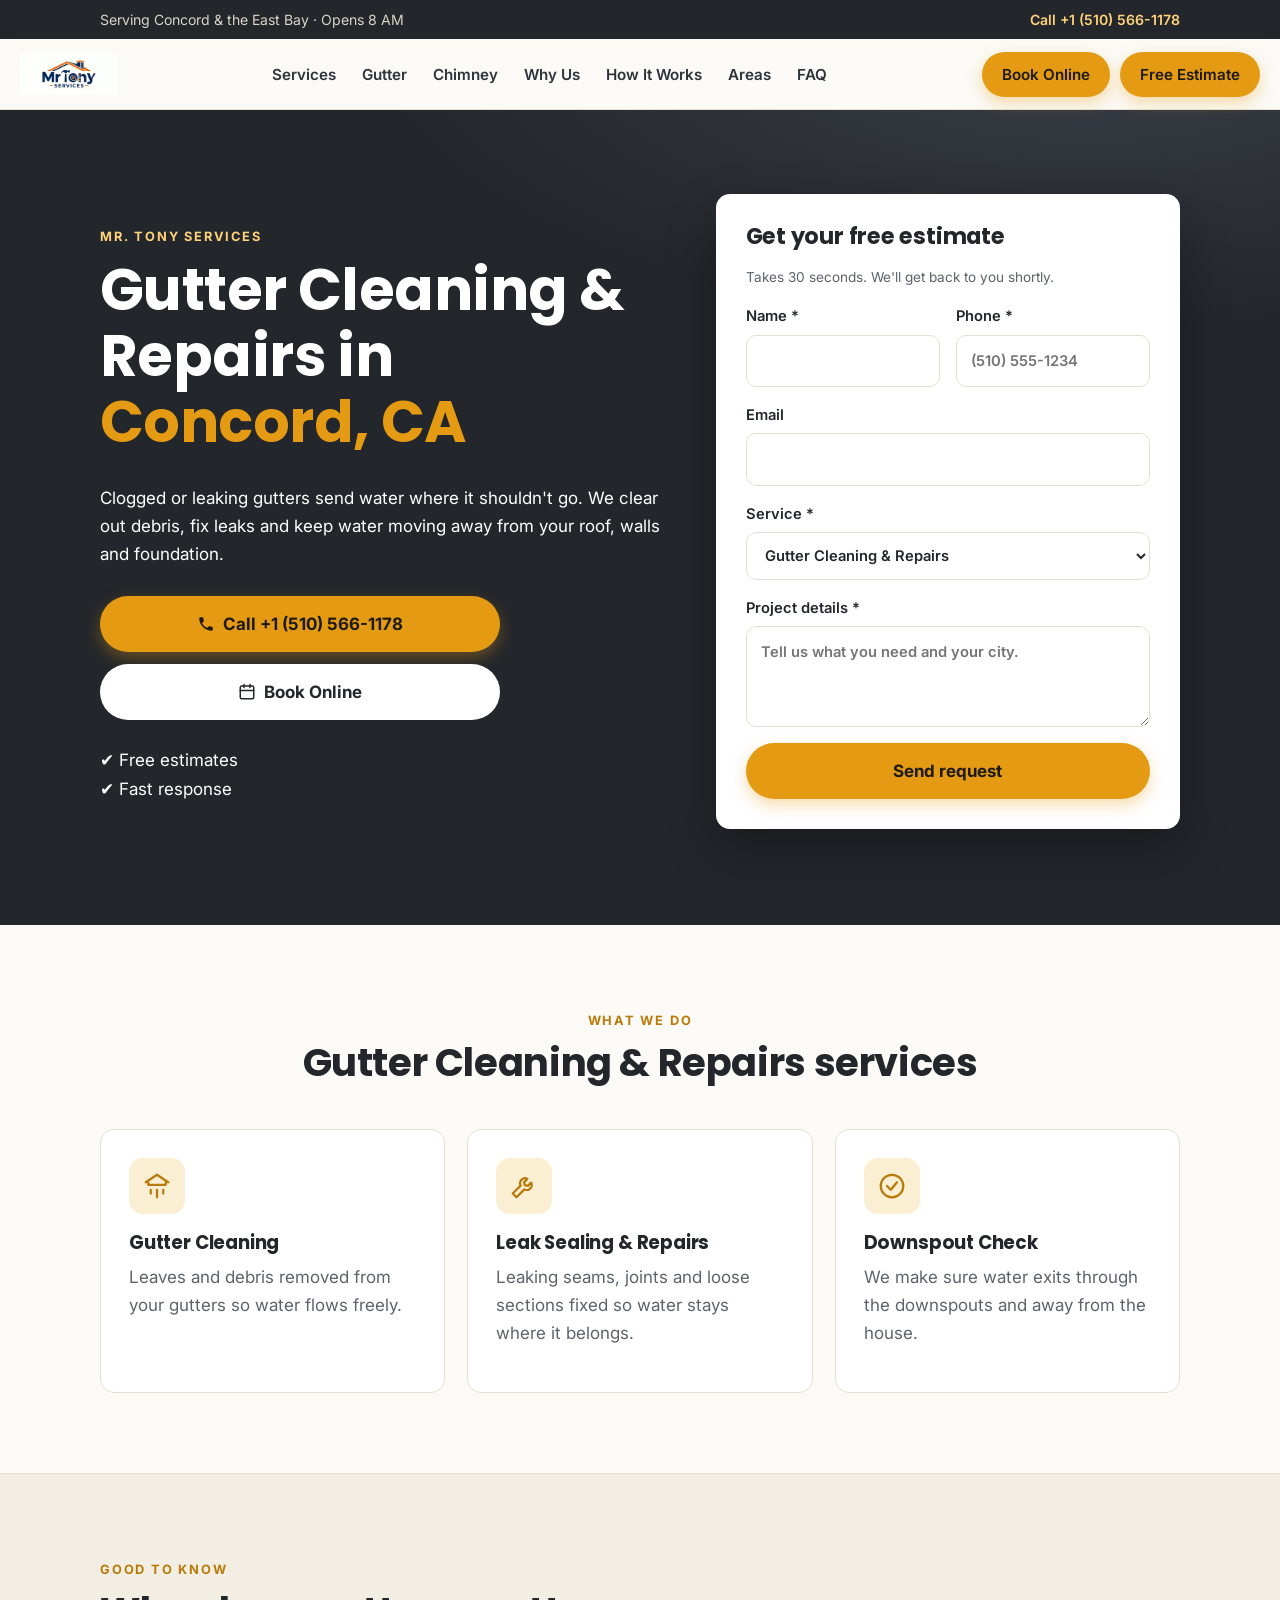
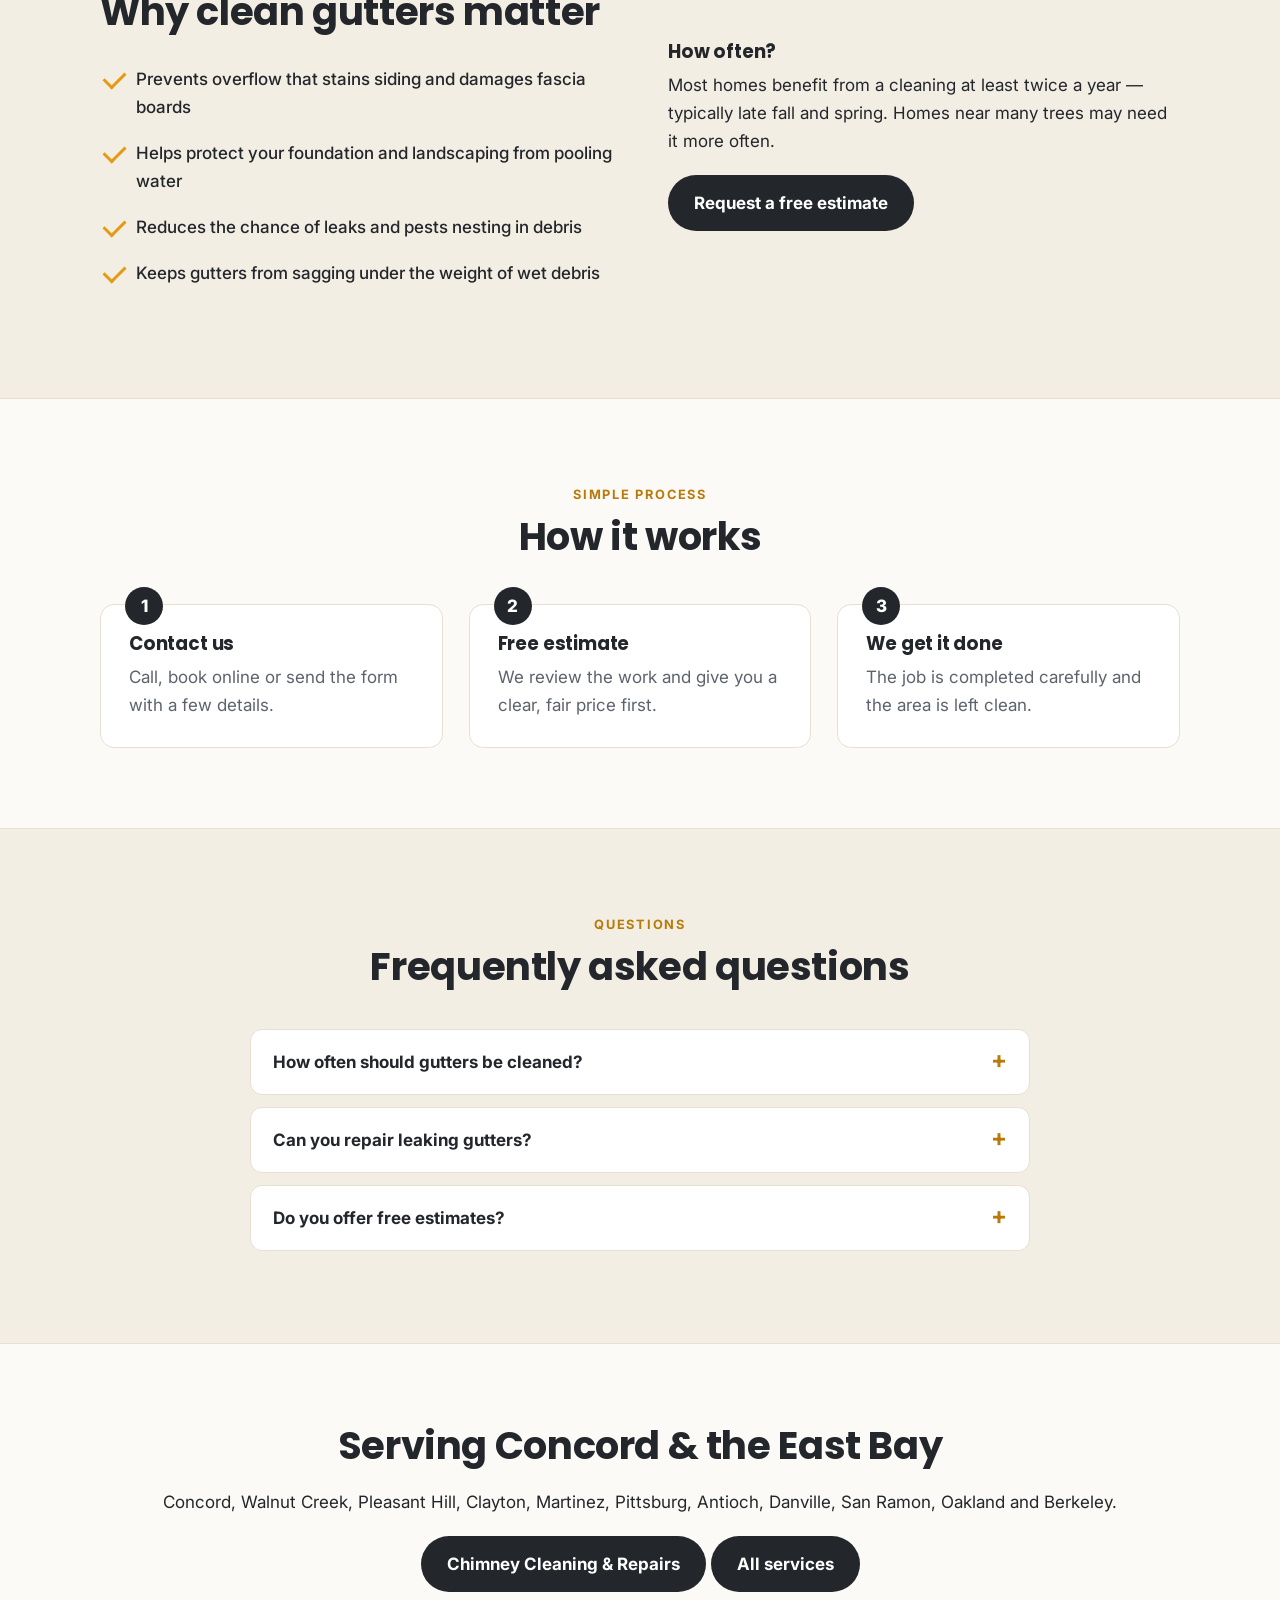
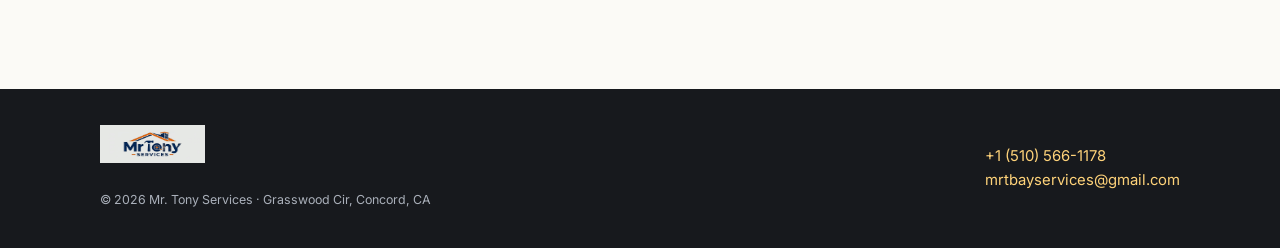
<file: gutter/index.html>
<!DOCTYPE html>
<html lang="en">
<head>
<meta charset="utf-8">
<meta name="viewport" content="width=device-width, initial-scale=1">
<title>Gutter Cleaning &amp; Repairs in Concord, CA | Mr. Tony Services</title>
<meta name="description" content="Gutter cleaning, leak sealing and repairs in Concord and the East Bay. Free estimates. Call +1 (510) 566-1178.">
<link rel="canonical" href="https://mrtonyservices.com/gutter/">
<link rel="icon" type="image/png" href="/images/favicon2.jpeg">
<meta name="robots" content="index, follow, max-image-preview:large">
<meta name="theme-color" content="#23262b">
<meta property="og:type" content="website">
<meta property="og:title" content="Gutter Cleaning &amp; Repairs in Concord, CA | Mr. Tony Services">
<meta property="og:description" content="Gutter cleaning, leak sealing and repairs in Concord and the East Bay. Free estimates. Call +1 (510) 566-1178.">
<meta property="og:image" content="https://mrtonyservices.com/images/banner.jpg">
<meta property="og:url" content="https://mrtonyservices.com/gutter/">
<link rel="preconnect" href="https://fonts.googleapis.com">
<link rel="preconnect" href="https://fonts.gstatic.com" crossorigin>
<link href="https://fonts.googleapis.com/css2?family=Inter:wght@400;500;600;700&family=Poppins:wght@600;700;800&display=swap" rel="stylesheet">
<link rel="stylesheet" href="/css/style.css">
<script type="application/ld+json">{"@context": "https://schema.org", "@type": "Service", "name": "Gutter Cleaning & Repairs", "serviceType": "Gutter Cleaning & Repairs", "url": "https://mrtonyservices.com/gutter/", "provider": {"@id": "https://mrtonyservices.com/#business"}, "areaServed": {"@type": "City", "name": "Concord"}, "description": "Gutter cleaning, leak sealing and repairs in Concord and the East Bay. Free estimates. Call +1 (510) 566-1178."}</script>
<script type="application/ld+json">{"@context": "https://schema.org", "@type": "FAQPage", "mainEntity": [{"@type": "Question", "name": "How often should gutters be cleaned?", "acceptedAnswer": {"@type": "Answer", "text": "Most homes benefit from a cleaning at least twice a year — typically late fall and spring. Homes near many trees may need it more often."}}, {"@type": "Question", "name": "Can you repair leaking gutters?", "acceptedAnswer": {"@type": "Answer", "text": "Yes. We can seal leaking seams and joints and repair loose or damaged sections. We'll tell you what is needed during your free estimate."}}, {"@type": "Question", "name": "Do you offer free estimates?", "acceptedAnswer": {"@type": "Answer", "text": "Yes. Estimates are free and come with no pressure. Call or send a request and we'll get back to you promptly."}}]}</script>
<!-- Google tag (gtag.js) -->
<script async src="https://www.googletagmanager.com/gtag/js?id=G-68P25SF2Y1"></script>
<script>
  window.dataLayer = window.dataLayer || [];
  function gtag(){dataLayer.push(arguments);}
  gtag('js', new Date());
  gtag('config', 'G-68P25SF2Y1');
</script>
</head>
<body>
   <div id="site-header"></div>
<main id="top">
<section class="hero"><div class="wrap">
  <div>
    <span class="eyebrow" style="color:#ffd37a">Mr. Tony Services</span>
    <h1>Gutter Cleaning &amp; Repairs in <span>Concord, CA</span></h1>
    <p class="lead">Clogged or leaking gutters send water where it shouldn't go. We clear out debris, fix leaks and keep water moving away from your roof, walls and foundation.</p>
    <div class="cta">
      <a class="btn" href="tel:+15105661178"><svg viewBox="0 0 24 24" fill="currentColor"><path d="M6.6 10.8a15.1 15.1 0 0 0 6.6 6.6l2.2-2.2a1 1 0 0 1 1-.25 11.4 11.4 0 0 0 3.6.57 1 1 0 0 1 1 1V20a1 1 0 0 1-1 1A17 17 0 0 1 3 4a1 1 0 0 1 1-1h3.5a1 1 0 0 1 1 1c0 1.25.2 2.45.57 3.58a1 1 0 0 1-.25 1z"/></svg> Call +1 (510) 566-1178</a>
      <a class="btn light" href="https://book.housecallpro.com/book/Mr-Tony-services/86409e274b2e4090aeaadeff83b5ecfa?v2=true" target="_blank" rel="noopener"><svg viewBox="0 0 24 24" fill="none" stroke="currentColor" stroke-width="2" stroke-linecap="round" stroke-linejoin="round"><rect x="3" y="4" width="18" height="17" rx="2"/><path d="M8 2v4M16 2v4M3 10h18"/></svg> Book Online</a>
    </div>
    <div class="badges"><div>✔ Free estimates</div><div>✔ Fast response</div></div>
  </div>
  <form id="estimate" novalidate>
    <h2 style="font-size:1.4rem;margin:0">Get your free estimate</h2>
    <p class="note">Takes 30 seconds. We'll get back to you shortly.</p>
    <p class="hp"><label>Don't fill this out <input name="company" tabindex="-1" autocomplete="off"></label></p>
    <div class="row">
      <label>Name *<input name="name" required autocomplete="name"></label>
      <label>Phone *<input name="phone" type="tel" required autocomplete="tel"></label>
    </div>
    <label>Email<input name="email" type="email" autocomplete="email"></label>
    <label>Service *<select name="service" id="service" required><option>Handyman Services</option><option>Interior &amp; Exterior Painting</option><option selected>Gutter Cleaning &amp; Repairs</option><option>Dryer Vent Cleaning</option><option>Chimney Cleaning &amp; Repairs</option><option>General Property Maintenance</option></select></label>
    <label>Project details *<textarea name="message" rows="3" required placeholder="Tell us what you need and your city."></textarea></label>
    <button class="btn" type="submit">Send request</button>
    <div class="msg" id="msg" role="status" aria-live="polite"></div>
  </form>
</div></section>

<section><div class="wrap">
  <div class="center reveal"><span class="eyebrow">What we do</span><h2>Gutter Cleaning &amp; Repairs services</h2></div>
  <div class="grid"><article class="card reveal"><div class="icon"><svg viewBox="0 0 24 24" fill="none" stroke="currentColor" stroke-width="1.8" stroke-linecap="round" stroke-linejoin="round"><path d="M3 9l9-6 9 6"/><path d="M5 9v2h14V9"/><path d="M7 15v3M12 15v6M17 15v3"/></svg></div><h3>Gutter Cleaning</h3><p>Leaves and debris removed from your gutters so water flows freely.</p></article><article class="card reveal"><div class="icon"><svg viewBox="0 0 24 24" fill="none" stroke="currentColor" stroke-width="1.8" stroke-linecap="round" stroke-linejoin="round"><path d="M14.7 6.3a4 4 0 0 0-5.4 5.4L3 18l3 3 6.3-6.3a4 4 0 0 0 5.4-5.4l-2.6 2.6-2.4-.6-.6-2.4z"/></svg></div><h3>Leak Sealing &amp; Repairs</h3><p>Leaking seams, joints and loose sections fixed so water stays where it belongs.</p></article><article class="card reveal"><div class="icon"><svg viewBox="0 0 24 24" fill="none" stroke="currentColor" stroke-width="1.8" stroke-linecap="round" stroke-linejoin="round"><circle cx="12" cy="12" r="9"/><path d="m8 12 3 3 5-6"/></svg></div><h3>Downspout Check</h3><p>We make sure water exits through the downspouts and away from the house.</p></article></div>
</div></section>

<section class="band"><div class="wrap split">
  <div class="reveal">
    <span class="eyebrow">Good to know</span>
    <h2>Why clean gutters matter</h2>
    <ul class="check"><li>Prevents overflow that stains siding and damages fascia boards</li><li>Helps protect your foundation and landscaping from pooling water</li><li>Reduces the chance of leaks and pests nesting in debris</li><li>Keeps gutters from sagging under the weight of wet debris</li></ul>
  </div>
  <div class="reveal">
    <h3>How often?</h3>
    <p class="lead" style="margin-bottom:1.2em">Most homes benefit from a cleaning at least twice a year — typically late fall and spring. Homes near many trees may need it more often.</p>
    <a class="btn dark" href="#estimate">Request a free estimate</a>
  </div>
</div></section>

<section><div class="wrap">
  <div class="center reveal"><span class="eyebrow">Simple process</span><h2>How it works</h2></div>
  <div class="steps">
    <div class="step reveal"><h3>Contact us</h3><p>Call, book online or send the form with a few details.</p></div>
    <div class="step reveal"><h3>Free estimate</h3><p>We review the work and give you a clear, fair price first.</p></div>
    <div class="step reveal"><h3>We get it done</h3><p>The job is completed carefully and the area is left clean.</p></div>
  </div>
</div></section>

<section class="band" id="faq"><div class="wrap">
  <div class="center reveal"><span class="eyebrow">Questions</span><h2>Frequently asked questions</h2></div>
  <div class="faq reveal"><details><summary>How often should gutters be cleaned?</summary><p>Most homes benefit from a cleaning at least twice a year — typically late fall and spring. Homes near many trees may need it more often.</p></details><details><summary>Can you repair leaking gutters?</summary><p>Yes. We can seal leaking seams and joints and repair loose or damaged sections. We'll tell you what is needed during your free estimate.</p></details><details><summary>Do you offer free estimates?</summary><p>Yes. Estimates are free and come with no pressure. Call or send a request and we'll get back to you promptly.</p></details></div>
</div></section>

<section><div class="wrap center reveal">
  <h2>Serving Concord &amp; the East Bay</h2>
  <p class="lead">Concord, Walnut Creek, Pleasant Hill, Clayton, Martinez, Pittsburg, Antioch, Danville, San Ramon, Oakland and Berkeley.</p>
  <p style="margin-top:20px"><a class="btn dark" href="/chimney/">Chimney Cleaning &amp; Repairs</a> <a class="btn dark" href="/#services">All services</a></p>
</div></section>
</main>

   <div id="site-footer"></div>
   <script src="/js/main.js" defer></script>
</body>
</html>
</file>
<file: css/style.css>
/* Mr. Tony Services — style.css */
:root{
  --ink:#23262b; --ink-2:#2f333a; --muted:#5d636d; --line:#e6e0d3;
  --bg:#fbfaf6; --cream:#f3eee3; --card:#ffffff;
  --accent:#e49b13; --accent-dark:#b87a08; --accent-soft:#fbefd3;
  --radius:14px; --shadow:0 10px 30px rgba(35,38,43,.10);
  --max:1120px;
}
*{box-sizing:border-box}
html{scroll-behavior:smooth;scroll-padding-top:84px}
body{margin:0;background:var(--bg);color:var(--ink);font:17px/1.65 "Inter","Helvetica Neue",Arial,sans-serif;-webkit-font-smoothing:antialiased}
img{max-width:100%;display:block}
h1,h2,h3{font-family:"Poppins","Helvetica Neue",Arial,sans-serif;line-height:1.15;margin:0 0 .5em;letter-spacing:-.01em}
h1{font-size:clamp(2.2rem,5.4vw,3.6rem)}
h2{font-size:clamp(1.7rem,3.6vw,2.4rem)}
h3{font-size:1.15rem}
p{margin:0 0 1em}
a{color:inherit}
.wrap{max-width:var(--max);margin:0 auto;padding:0 20px}
section{padding:80px 0}
.eyebrow{display:inline-block;font-weight:700;font-size:.8rem;letter-spacing:.14em;text-transform:uppercase;color:var(--accent-dark);margin-bottom:10px}
.center{text-align:center}.center .lead{margin-inline:auto}
:focus-visible{outline:3px solid var(--accent);outline-offset:3px;border-radius:4px}

/* Buttons */
.btn{display:inline-flex;align-items:center;gap:8px;justify-content:center;background:var(--accent);color:#1d1a12;padding:14px 26px;border-radius:999px;border:0;font:inherit;font-weight:700;text-decoration:none;cursor:pointer;transition:transform .15s,background .15s,box-shadow .15s;box-shadow:0 6px 16px rgba(228,155,19,.35)}
.btn:hover{background:#f0a921;transform:translateY(-2px)}
.btn.ghost{background:transparent;color:#fff;border:2px solid rgba(255,255,255,.55);box-shadow:none}
.btn.ghost:hover{background:rgba(255,255,255,.1)}
.btn.dark{background:var(--ink);color:#fff;box-shadow:none}
.btn svg{width:18px;height:18px}

/* Top bar + nav */
#site-header{min-height:107px}
.topbar{background:var(--ink);color:#d9d4c7;font-size:.88rem;padding:8px 0}
.topbar .wrap{display:flex;justify-content:space-between;gap:12px;flex-wrap:wrap}
.topbar a{color:#ffd37a;text-decoration:none;font-weight:600}
header.nav{position:sticky;top:0;z-index:50;background:rgba(251,250,246,.94);backdrop-filter:blur(8px);border-bottom:1px solid var(--line);transition:box-shadow .2s}
header.nav.scrolled{box-shadow:0 6px 20px rgba(35,38,43,.08)}
.nav .wrap{display:flex;align-items:center;justify-content:space-between;height:70px;gap:16px;max-width:100%}
.brand img{height:42px;width:auto}
.menu{display:flex;align-items:center;gap:26px}
.menu a{text-decoration:none;font-weight:600;font-size:.95rem;color:var(--ink-2)}
.menu a:hover{color:var(--accent-dark)}
.menu .btn{padding:10px 20px;color:#1d1a12}
.burger{display:none;background:none;border:0;padding:8px;cursor:pointer;color:var(--ink)}
.burger svg{width:28px;height:28px}

/* Hero */
.hero{background:radial-gradient(1200px 500px at 85% -10%,#3a3f47 0%,var(--ink) 60%);color:#fff;padding:84px 0 96px;position:relative;overflow:hidden}
.hero .wrap{display:grid;grid-template-columns:1.1fr .9fr;gap:48px;align-items:center}
.hero h1 span{color:var(--accent)}
.hero-card p.lead{color:blue;margin: 10px;}
.cta{display:grid;grid-template-columns:1fr;gap:12px;max-width:400px;margin:28px 0 26px}
.cta .btn{width:100%}
.btns{display:contents}
.btn.light{background:#fff;color:#23262b;box-shadow:none}
.btn.light:hover{background:#f3eee3}.badges div{display:flex;align-items:center;gap:8px}
.stars{color:var(--accent);letter-spacing:2px}
.hero-card{background:#fff;border-radius:22px;padding:26px;box-shadow:0 30px 60px rgba(0,0,0,.35);transform:rotate(1.5deg)}
.hero-card img{width:100%;height:auto}
.tags{display: grid;grid-template-columns: repeat(2, max-content);gap: 12px;}
.tag{background:var(--accent-soft);color:#7a5200;font-size:.8rem;font-weight:700;padding:5px 12px;border-radius:999px; text-decoration:none;}

/* Stats strip */
.strip{background:var(--accent);color:#1d1a12;padding:22px 0} 
.strip .wrap{display:grid;grid-template-columns:repeat(4,1fr);gap:16px;text-align:center}
.strip b{display:block;font-family:Poppins,Arial,sans-serif;font-size:1.35rem}
.strip span{font-size:.9rem;font-weight:600}

/* Services */
.grid{display:grid;gap:22px;grid-template-columns:repeat(3,1fr);margin-top:44px}
.card{background:var(--card);border:1px solid var(--line);border-radius:var(--radius);padding:28px;transition:transform .2s,box-shadow .2s;display:flex;flex-direction:column}
.card:hover{transform:translateY(-5px);box-shadow:var(--shadow)}
.icon{width:56px;height:56px;border-radius:14px;background:var(--accent-soft);color:var(--accent-dark);display:grid;place-items:center;margin-bottom:18px}
.icon svg{width:30px;height:30px}
.card p{color:var(--muted);flex:1}
.card a.more{font-weight:700;color:var(--accent-dark);text-decoration:none;font-size:.95rem}
.card a.more:hover{text-decoration:underline}

/* About / why */
.band{background:var(--cream);border-block:1px solid var(--line)}
.split{display:grid;grid-template-columns:1fr 1fr;gap:56px;align-items:center}
.banner-img{border-radius:var(--radius);box-shadow:var(--shadow);width:100%;height:auto}
ul.check{list-style:none;padding:0;margin:22px 0}
ul.check li{padding:9px 0 9px 36px;position:relative;font-weight:500}
ul.check li:before{content:"";position:absolute;left:4px;top:15px;width:18px;height:10px;border-left:3px solid var(--accent);border-bottom:3px solid var(--accent);transform:rotate(-45deg)}

/* Process */
.steps{display:grid;grid-template-columns:repeat(3,1fr);gap:26px;margin-top:44px;counter-reset:s}
.step{background:var(--card);border:1px solid var(--line);border-radius:var(--radius);padding:28px;position:relative}
.step:before{counter-increment:s;content:counter(s);position:absolute;top:-18px;left:24px;width:38px;height:38px;border-radius:50%;background:var(--ink);color:#fff;font-weight:800;display:grid;place-items:center}
.step p{color:var(--muted);margin:0}

/* Areas */
.areas{display:flex;flex-wrap:wrap;gap:10px;justify-content:center;margin-top:34px}
.areas span{background:var(--card);border:1px solid var(--line);padding:9px 18px;border-radius:999px;font-weight:600;font-size:.95rem}
.areas span.home{background:var(--ink);color:#fff;border-color:var(--ink)}

/* FAQ */
.faq{max-width:780px;margin:40px auto 0}
details{background:var(--card);border:1px solid var(--line);border-radius:12px;margin-bottom:12px;padding:0 22px}
summary{cursor:pointer;font-weight:700;padding:18px 0;list-style:none;display:flex;justify-content:space-between;gap:16px}
summary::-webkit-details-marker{display:none}
summary:after{content:"+";font-size:1.5rem;line-height:1;color:var(--accent-dark)}
details[open] summary:after{content:"–"}
details p{color:var(--muted);padding-bottom:18px;margin:0}

/* Contact */
.contact{background:var(--ink);color:#fff}
.contact .lead{color:#cfd3da}
.contact .split{align-items:start}
.info{list-style:none;padding:0;margin:26px 0 0;display:grid;gap:16px}
.info li{display:flex;gap:14px;align-items:flex-start}
.info svg{width:24px;height:24px;color:var(--accent);flex:none;margin-top:3px}
.info a{text-decoration:none;font-weight:700}
.info small{display:block;color:#aab0ba}
form{background:#fff;color:var(--ink);padding:30px;border-radius:var(--radius);display:grid;gap:16px;box-shadow:0 20px 50px rgba(0,0,0,.3)}
.row{display:grid;grid-template-columns:1fr 1fr;gap:16px}
label{display:grid;gap:6px;font-weight:600;font-size:.92rem}
input,select,textarea{font:inherit;padding:13px 14px;border:1.5px solid var(--line);border-radius:10px;background:#fff;color:var(--ink);width:100%}
input:focus,select:focus,textarea:focus{border-color:var(--accent);outline:none;box-shadow:0 0 0 3px rgba(228,155,19,.25)}
.hp{position:absolute;left:-9999px;opacity:0}
.note{font-size:.85rem;color:var(--muted);margin:0}
.msg{padding:12px 14px;border-radius:10px;font-weight:600;display:none}
.msg.ok{display:block;background:#e6f6ea;color:#17692d}
.msg.err{display:block;background:#fdeaea;color:#a52222}

/* Footer */
#site-footer{min-height:120px}
footer{background:#17191d;color:#aab0ba;padding:36px 0;font-size:.93rem}
footer .wrap{display:flex;justify-content:space-between;flex-wrap:wrap;gap:18px;align-items:center}
footer img{height:38px;filter:brightness(0) invert(1);opacity:.9}
footer a{color:#ffd37a;text-decoration:none}

/* Floating call button (mobile) */
.fab{position:fixed;right:16px;bottom:calc(16px + env(safe-area-inset-bottom,0px));z-index:60;background:var(--accent);color:#1d1a12;width:58px;height:58px;border-radius:50%;display:none;place-items:center;box-shadow:0 10px 24px rgba(0,0,0,.3)}
.fab svg{width:26px;height:26px}
.fab.book-online{bottom: calc(80px + env(safe-area-inset-bottom, 0px))}

/* Reveal on scroll */
.reveal{opacity:0;transform:translateY(22px);transition:opacity .6s ease,transform .6s ease}
.reveal.in{opacity:1;transform:none}

/* Responsive */
@media(max-width:900px){
  section{padding:58px 0}
  .hero .wrap,.split{grid-template-columns:1fr}
  .menu .free-estimate{display:none}
  .cta .ghost{display:none}
  a.book-online.btn {display: none;}
  .hero-card{transform:none;max-width:420px;margin:0 auto}
  .grid,.steps{grid-template-columns:1fr 1fr}
  .strip .wrap{grid-template-columns:1fr 1fr}
  .burger{display:block}
  .menu{position:absolute;top:70px;left:0;right:0;background:var(--bg);flex-direction:column;align-items:stretch;gap:0;padding:8px 20px 20px;border-bottom:1px solid var(--line);display:none}
  .menu.open{display:flex}
  .menu a{padding:14px 0;border-bottom:1px solid var(--line)}
  .menu .btn{margin-top:14px;text-align:center}
  .fab{display:grid}
}
@media(max-width:600px){
  .grid,.steps,.row{grid-template-columns:1fr}
  .topbar .wrap{justify-content:center;text-align:center}
}
@media(prefers-reduced-motion:reduce){
  html{scroll-behavior:auto}.reveal{opacity:1;transform:none;transition:none}.btn,.card{transition:none}
}

/* Desktop nav: logo left, links centered, buttons right */
@media(min-width:901px){
  .nav .wrap{display:grid;grid-template-columns:auto 1fr auto;gap:24px;align-items:center;max-width:100%}
  .menu{display:contents}
  .menu .links{display:flex;justify-content:center;gap:26px}
  .menu .actions{display:flex;align-items:center;gap:10px}
}
/* Mobile dropdown */
@media(max-width:900px){
  .menu .links,.menu .actions{display:flex;flex-direction:column}
  .menu .actions{gap:10px;margin-top:14px}
}
#estimate{scroll-margin-top:100px}
.confirm-dlg{border:0;border-radius:16px;padding:24px;width:min(92vw,360px);box-shadow:0 20px 60px rgba(0,0,0,.35);text-align:center}
.confirm-dlg::backdrop{background:rgba(0,0,0,.55)}
.confirm-q{font-size:1.15rem;font-weight:700;margin:0 0 6px}
.confirm-sub{margin:0 0 18px;color:#555;min-height:1em}
.confirm-btns{display:flex;gap:10px}
.confirm-btns .btn{flex:1}
.confirm-no{background:#eee!important;color:#222!important;border-color:#ddd!important}
</file>
